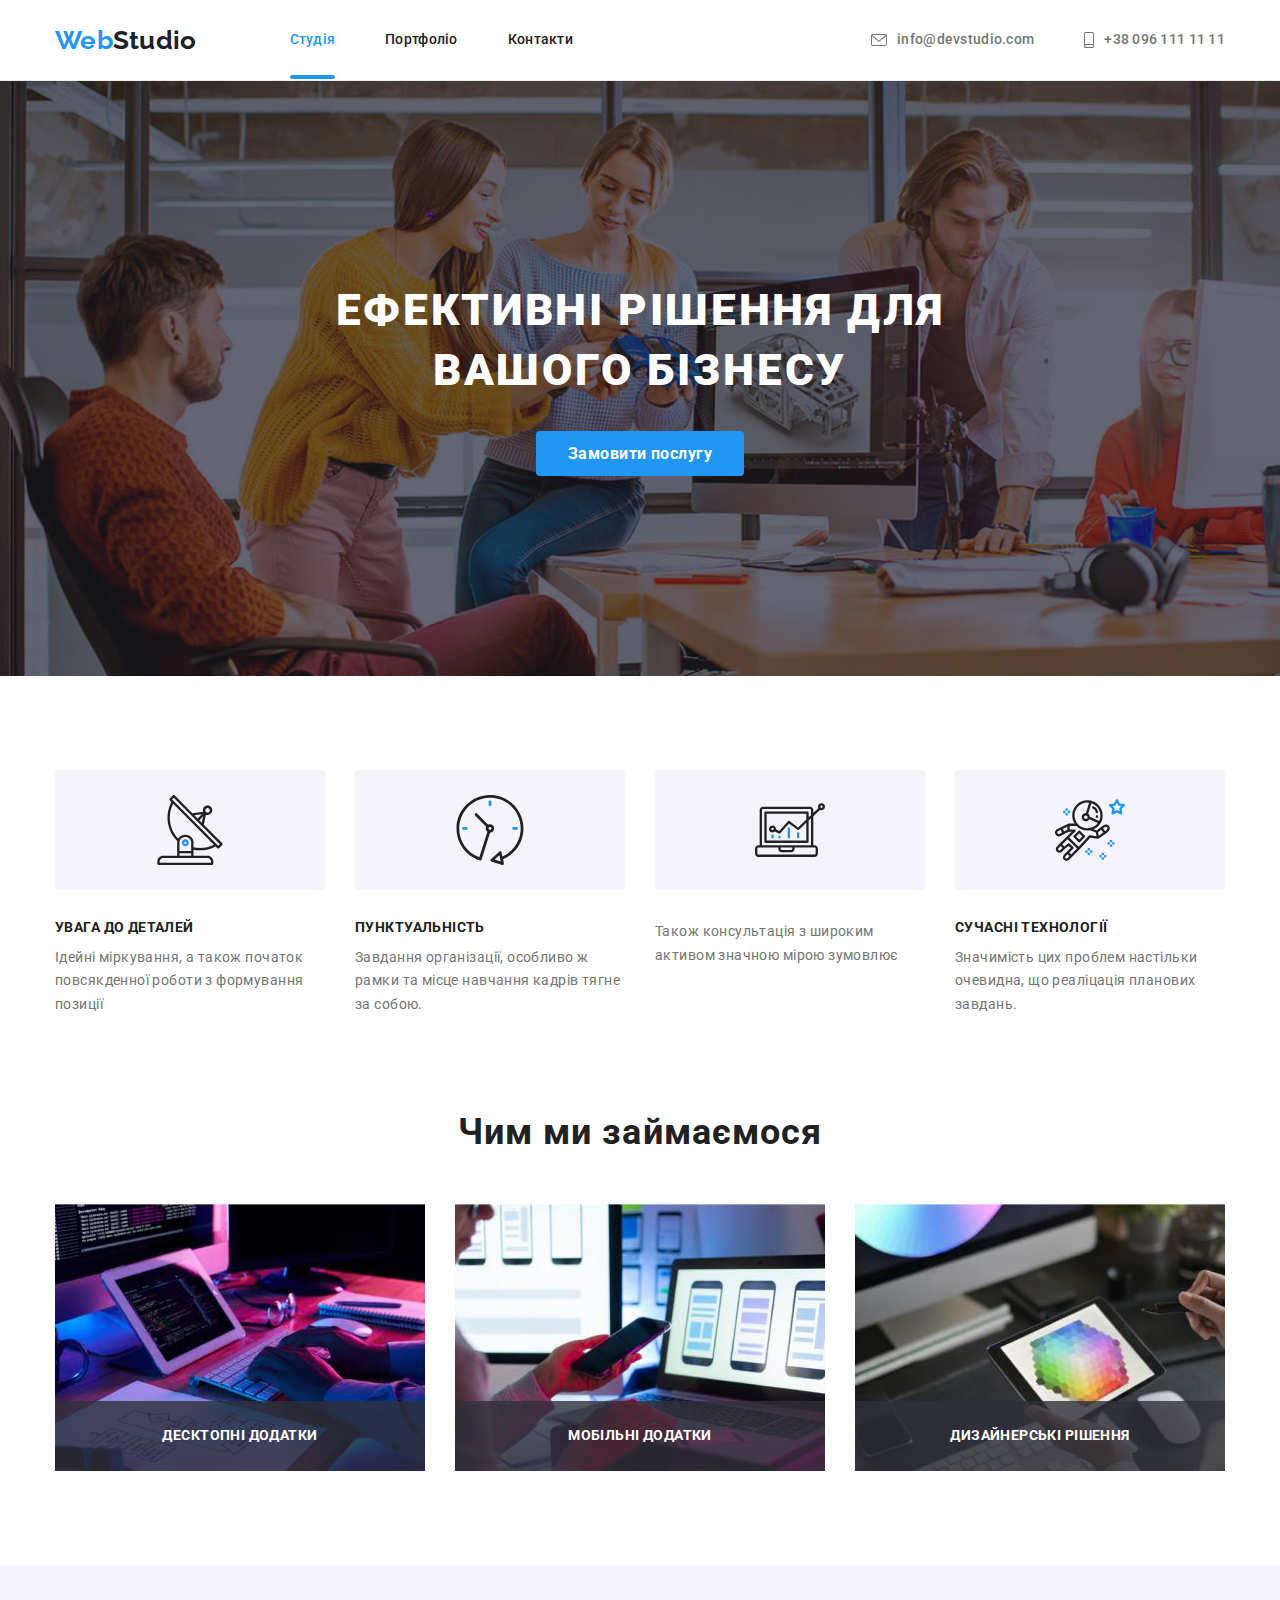
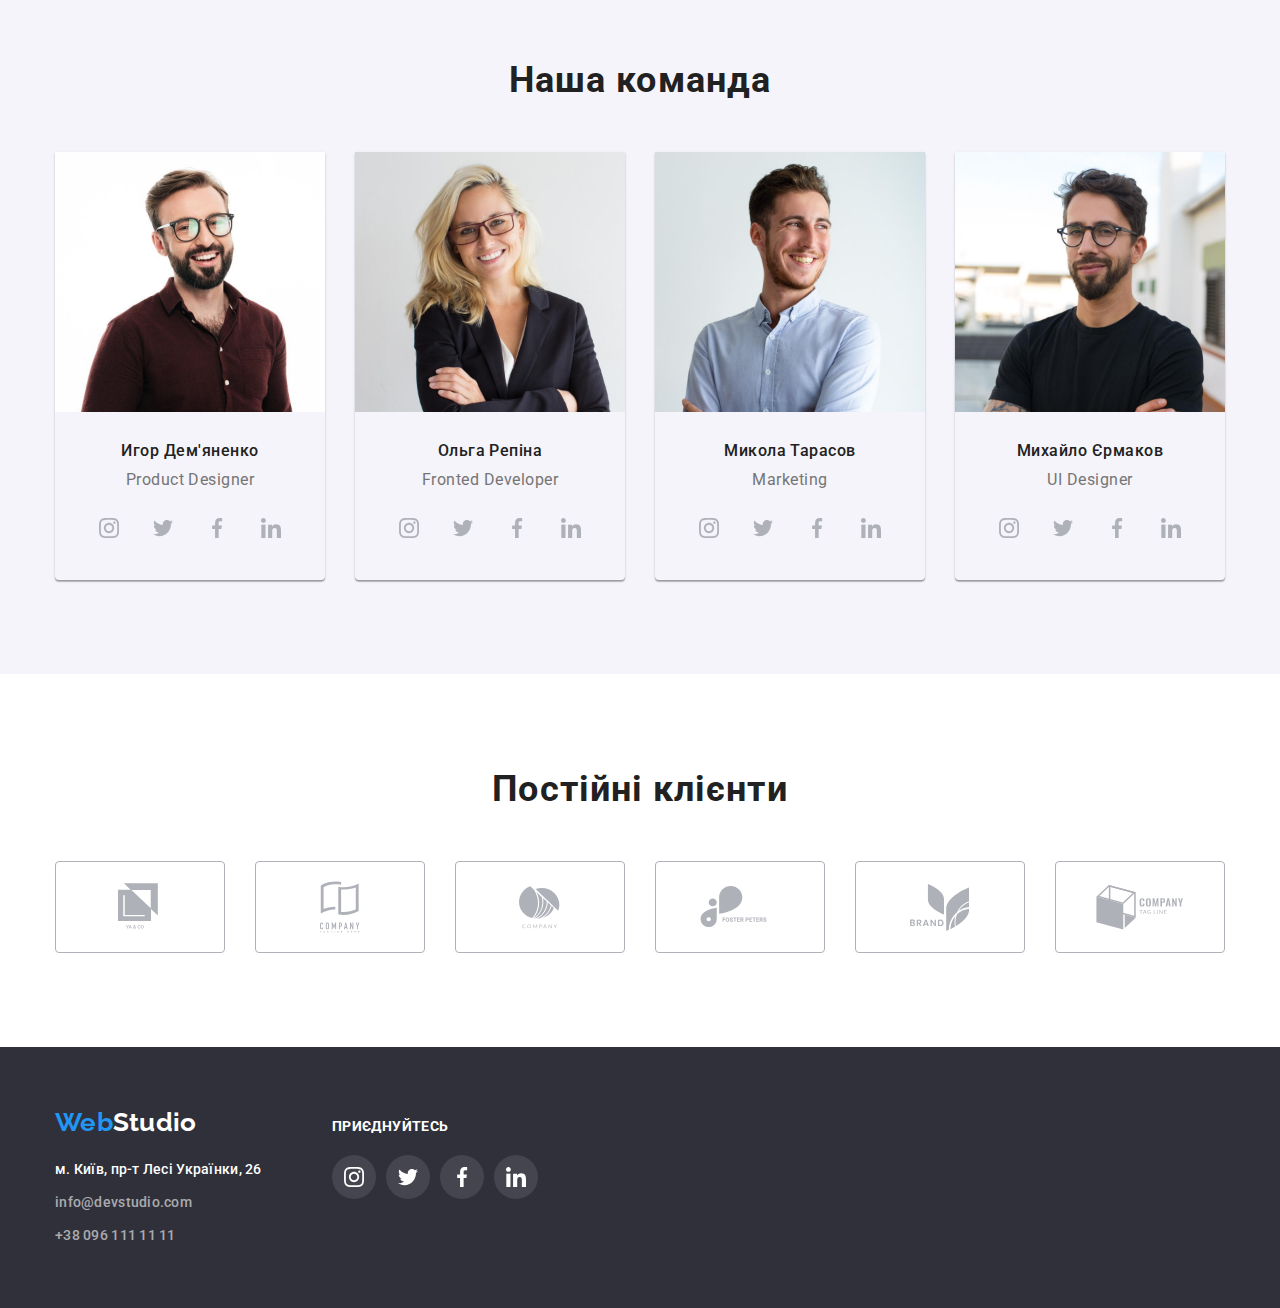
<file: index.html>
<!DOCTYPE html>
<html lang="uk">
  <head>
    <meta charset="UTF-8" />
    <meta http-equiv="X-UA-Compatible" content="IE=edge" />
    <meta name="viewport" content="width=device-width, initial-scale=1.0" />
    <title>ЕФЕКТИВНІ РІШЕННЯ ДЛЯ ВАШОГО БІЗНЕСУ</title>
    <link
      rel="stylesheet"
      href="https://cdnjs.cloudflare.com/ajax/libs/modern-normalize/1.0.0/modern-normalize.css"
    />
    <link rel="preconnect" href="https://fonts.gstatic.com" />
    <link
      rel="stylesheet"
      href="https://fonts.googleapis.com/css2?family=Raleway:wght@700&family=Roboto:wght@400;500;700;900&display=swap"
    />
    <link rel="stylesheet" href="./css/styles.css" />
  </head>

  <body>
    <header class="header">
      <div class="container">
        <nav class="nav-menu">
          <!--Логотип-->
          <a href="" class="logo link logo-light"
            ><span class="letter">Web</span>Studio</a
          >
          <ul class="nav-menu-list list">
            <li class="nav-menu-list-item">
              <a href="./index.html" class="nav-link link active-link"
                >Студія</a
              >
            </li>
            <li class="nav-menu-list-item">
              <a href="./portfolio.html" class="nav-link link">Портфоліо</a>
            </li>
            <li class="nav-menu-list-item">
              <a href="" class="nav-link link">Контакти</a>
            </li>
          </ul>
        </nav>
        <!--Контакти-->
        <ul class="contact-list list">
          <li class="nav-menu-list-item">
            <a
              href="mailto:info@devstudio.com"
              class="nav-contact-link icon-link nav-link link"
            >
              <svg width="16" height="12">
                <use href="./images/sprite/sprite.svg#icon-envelope"></use>
              </svg>
              info@devstudio.com</a
            >
          </li>
          <li class="nav-menu-list-item">
            <a
              href="tel:+380961111111"
              class="nav-contact-link icon-link nav-link link"
            >
              <svg width="10" height="16">
                <use href="./images/sprite/sprite.svg#icon-smartphone"></use>
              </svg>
              +38 096 111 11 11
            </a>
          </li>
        </ul>
      </div>
    </header>

    <main>
      <!-- Герой-->
      <section class="hero">
        <div class="container">
          <h2 class="main-title">ЕФЕКТИВНІ РІШЕННЯ ДЛЯ ВАШОГО БІЗНЕСУ</h2>
          <button type="button" class="modal-btn" data-modal-open>
            Замовити послугу
          </button>
        </div>
      </section>
      <!--ABOUT-->
      <section class="features">
        <div class="container">
          <ul class="card-set list">
            <li class="item-secondary">
              <div class="icon-link">
                <svg width="70" height="70">
                  <use href="./images/sprite/sprite.svg#icon-antenna"></use>
                </svg>
              </div>
              <h3 class="feature-header">УВАГА ДО ДЕТАЛЕЙ</h3>
              <p class="text">
                Ідейні міркування, а також початок повсякденної роботи з
                формування позиції
              </p>
            </li>
            <li class="item-secondary">
              <div class="icon-link">
                <svg width="70" height="70">
                  <use href="./images/sprite/sprite.svg#icon-clock"></use>
                </svg>
              </div>
              <h3 class="feature-header">ПУНКТУАЛЬНІСТЬ</h3>
              <p class="text">
                Завдання організації, особливо ж рамки та місце навчання кадрів
                тягне за собою.
              </p>
            </li>
            <li class="item-secondary">
              <div class="icon-link">
                <svg width="70" height="70">
                  <use href="./images/sprite/sprite.svg#icon-diagram"></use>
                </svg>
              </div>
              <h3 class="feature-header"></h3>
              <p class="text">
                Також консультація з широким активом значною мірою зумовлює
              </p>
            </li>
            <li class="item-secondary">
              <div class="icon-link">
                <svg width="70" height="70">
                  <use href="./images/sprite/sprite.svg#icon-astronaut"></use>
                </svg>
              </div>
              <h3 class="feature-header">СУЧАСНІ ТЕХНОЛОГІЇ</h3>
              <p class="text">
                Значимість цих проблем настільки очевидна, що реаліцація
                планових завдань.
              </p>
            </li>
          </ul>
        </div>
      </section>
      <!-- ЧИМ ЗАЙМАЄМОСЯ-->
      <section class="about">
        <div class="container">
          <h2 class="about-title">Чим ми займаємося</h2>
          <ul class="card-set list">
            <li class="item-third">
              <img
                class="img"
                src="./images/about1/box-1.jpg"
                alt="Навчання"
                width="370"
              />
              <div class="about-text">
                <h3 class="about-text-header">Десктопні додатки</h3>
              </div>
            </li>

            <li class="item-third">
              <img
                class="img"
                src="./images/about1/box-2.jpg"
                alt="Розробка"
                width="370"
              />
              <div class="about-text">
                <h3 class="about-text-header">Мобільні додатки</h3>
              </div>
            </li>

            <li class="item-third">
              <img
                class="img"
                src="./images/about1/box-3.jpg"
                alt="Тестування"
                width="370"
              />
              <div class="about-text">
                <h3 class="about-text-header">Дизайнерські рішення</h3>
              </div>
            </li>
          </ul>
        </div>
      </section>
      <!-- Наша команда -->
      <section class="team">
        <div class="container">
          <h2 class="about-title">Наша команда</h2>
          <ul class="card-set list">
            <li class="item">
              <div class="card-team">
                <img
                  src="./images/about1/img.jpg"
                  alt="Product Designer"
                  width="270"
                  height="260"
                />
              </div>
              <div class="name-card">
                <h3 class="about-item-title">Игор Дем'яненко</h3>
                <p lang="en" class="about-item">Product Designer</p>
                <div>
                  <ul class="list">
                    <li class="link">
                      <a class="icon-link" href="">
                        <svg width="20" height="20">
                          <use
                            href="./images/sprite/sprite.svg#icon-instagram"
                          ></use>
                        </svg>
                      </a>
                    </li>
                    <li class="link">
                      <a class="icon-link" href="">
                        <svg width="20" height="20">
                          <use
                            href="./images/sprite/sprite.svg#icon-twitter"
                          ></use>
                        </svg>
                      </a>
                    </li>
                    <li class="link">
                      <a class="icon-link" href="">
                        <svg width="20" height="20">
                          <use
                            href="./images/sprite/sprite.svg#icon-facebook"
                          ></use>
                        </svg>
                      </a>
                    </li>
                    <li class="link">
                      <a class="icon-link" href="">
                        <svg width="20" height="20">
                          <use
                            href="./images/sprite/sprite.svg#icon-linkedin"
                          ></use>
                        </svg>
                      </a>
                    </li>
                  </ul>
                </div>
              </div>
            </li>
            <li class="item">
              <div class="card-team">
                <img
                  src="./images/about1/img-2.jpg"
                  alt="Fronted Developer"
                  width="270"
                  height="260"
                />
              </div>

              <div class="name-card">
                <h3 class="about-item-title">Ольга Репіна</h3>
                <p lang="en" class="about-item">Fronted Developer</p>
                <div>
                  <ul class="list">
                    <li class="link">
                      <a class="icon-link" href="">
                        <svg width="20" height="20">
                          <use
                            href="./images/sprite/sprite.svg#icon-instagram"
                          ></use>
                        </svg>
                      </a>
                    </li>
                    <li class="link">
                      <a class="icon-link" href="">
                        <svg width="20" height="20">
                          <use
                            href="./images/sprite/sprite.svg#icon-twitter"
                          ></use>
                        </svg>
                      </a>
                    </li>
                    <li class="link">
                      <a class="icon-link" href="">
                        <svg width="20" height="20">
                          <use
                            href="./images/sprite/sprite.svg#icon-facebook"
                          ></use>
                        </svg>
                      </a>
                    </li>
                    <li class="link">
                      <a class="icon-link" href="">
                        <svg width="20" height="20">
                          <use
                            href="./images/sprite/sprite.svg#icon-linkedin"
                          ></use>
                        </svg>
                      </a>
                    </li>
                  </ul>
                </div>
              </div>
            </li>

            <li class="item">
              <div class="card-team">
                <img
                  src="./images/about1/img-3.jpg"
                  alt=""
                  width="270"
                  height="260"
                />
              </div>
              <div class="name-card">
                <h3 class="about-item-title">Микола Тарасов</h3>
                <p lang="en" class="about-item">Marketing</p>
                <div>
                  <ul class="list">
                    <li class="link">
                      <a class="icon-link" href="">
                        <svg width="20" height="20">
                          <use
                            href="./images/sprite/sprite.svg#icon-instagram"
                          ></use>
                        </svg>
                      </a>
                    </li>
                    <li class="link">
                      <a class="icon-link" href="">
                        <svg width="20" height="20">
                          <use
                            href="./images/sprite/sprite.svg#icon-twitter"
                          ></use>
                        </svg>
                      </a>
                    </li>
                    <li class="link">
                      <a class="icon-link" href="">
                        <svg width="20" height="20">
                          <use
                            href="./images/sprite/sprite.svg#icon-facebook"
                          ></use>
                        </svg>
                      </a>
                    </li>
                    <li class="link">
                      <a class="icon-link" href="">
                        <svg width="20" height="20">
                          <use
                            href="./images/sprite/sprite.svg#icon-linkedin"
                          ></use>
                        </svg>
                      </a>
                    </li>
                  </ul>
                </div>
              </div>
            </li>
            <li class="item">
              <div class="card-team">
                <img
                  src="./images/about1/img-4.jpg"
                  alt=""
                  width="270"
                  height="260"
                />
              </div>
              <div class="name-card">
                <h3 class="about-item-title">Михайло Єрмаков</h3>
                <p lang="en" class="about-item">UI Designer</p>
                <div>
                  <ul class="list">
                    <li class="link">
                      <a class="icon-link" href="">
                        <svg width="20" height="20">
                          <use
                            href="./images/sprite/sprite.svg#icon-instagram"
                          ></use>
                        </svg>
                      </a>
                    </li>
                    <li class="link">
                      <a class="icon-link" href="">
                        <svg width="20" height="20">
                          <use
                            href="./images/sprite/sprite.svg#icon-twitter"
                          ></use>
                        </svg>
                      </a>
                    </li>
                    <li class="link">
                      <a class="icon-link" href="">
                        <svg width="20" height="20">
                          <use
                            href="./images/sprite/sprite.svg#icon-facebook"
                          ></use>
                        </svg>
                      </a>
                    </li>
                    <li class="link">
                      <a class="icon-link" href="">
                        <svg width="20" height="20">
                          <use
                            href="./images/sprite/sprite.svg#icon-linkedin"
                          ></use>
                        </svg>
                      </a>
                    </li>
                  </ul>
                </div>
              </div>
            </li>
          </ul>
        </div>
      </section>
      <!--Постійні клієнти-->
      <section class="clients filters">
        <div class="container">
          <h2 class="about-title">Постійні клієнти</h2>
          <ul class="client-list card-set list">
            <li class="client-item">
              <a class="icon-link link" href="">
                <svg width="44" height="49">
                  <use href="./images/sprite/sprite.svg#icon-client1"></use>
                </svg>
              </a>
            </li>
            <li class="client-item">
              <a class="icon-link link" href="">
                <svg width="40" height="52">
                  <use href="./images/sprite/sprite.svg#icon-client2"></use>
                </svg>
              </a>
            </li>
            <li class="client-item">
              <a class="icon-link link" href="">
                <svg width="41" height="43">
                  <use href="./images/sprite/sprite.svg#icon-client3"></use>
                </svg>
              </a>
            </li>
            <li class="client-item">
              <a class="icon-link link" href="">
                <svg width="80" height="42">
                  <use href="./images/sprite/sprite.svg#icon-client4"></use>
                </svg>
              </a>
            </li>
            <li class="client-item">
              <a class="icon-link link" href="">
                <svg width="59" height="47">
                  <use href="./images/sprite/sprite.svg#icon-client5"></use>
                </svg>
              </a>
            </li>
            <li class="client-item">
              <a class="icon-link link" href="">
                <svg width="88" height="45">
                  <use href="./images/sprite/sprite.svg#icon-client6"></use>
                </svg>
              </a>
            </li>
          </ul>
        </div>
      </section>
    </main>
    <!--Contact information-->
    <footer class="footer-bg">
      <div class="container">
        <div>
          <a href="./index.html" class="logo link logo-dark"
            ><span class="letter">Web</span>Studio</a
          >
          <address class="address">
            <ul class="footer-nav list">
              <li class="nav-menu-list-item">
                <a
                  href="https://goo.gl/maps/rmxDf8wJgDax7i2T6"
                  target="_blank"
                  rel="noopener noreferrer"
                  class="map-link nav-link link"
                  >м. Київ, пр-т Лесі Українки, 26</a
                >
              </li>
              <li class="nav-menu-list-item">
                <a
                  href="mailto:info@devstudio.com"
                  class="tr-link nav-link link"
                  >info@devstudio.com</a
                >
              </li>
              <li class="nav-menu-list-item">
                <a href="tel:+380961111111" class="tr-link nav-link link"
                  >+38 096 111 11 11</a
                >
              </li>
            </ul>
          </address>
        </div>
        <div class="come-on">
          <h2>Приєднуйтесь</h2>
          <ul class="list">
            <li class="link">
              <a class="icon-link" href="">
                <svg width="20" height="20">
                  <use href="./images/sprite/sprite.svg#icon-instagram"></use>
                </svg>
              </a>
            </li>
            <li class="link">
              <a class="icon-link" href="">
                <svg width="20" height="20">
                  <use href="./images/sprite/sprite.svg#icon-twitter"></use>
                </svg>
              </a>
            </li>
            <li class="link">
              <a class="icon-link" href="">
                <svg width="20" height="20">
                  <use href="./images/sprite/sprite.svg#icon-facebook"></use>
                </svg>
              </a>
            </li>
            <li class="link">
              <a class="icon-link" href="">
                <svg width="20" height="20">
                  <use href="./images/sprite/sprite.svg#icon-linkedin"></use>
                </svg>
              </a>
            </li>
          </ul>
        </div>
      </div>
    </footer>

    <div class="backdrop is-hidden" data-modal>
      <div class="modal">
        <button
          class="modal-close-btn icon-link"
          type="button"
          data-modal-close
        >
          <svg width="18" height="18">
            <use href="./images/sprite/sprite.svg#close"></use>
          </svg>
        </button>
      </div>
    </div>

    <script src="./js/modal.js"></script>
  </body>
</html>
</file>
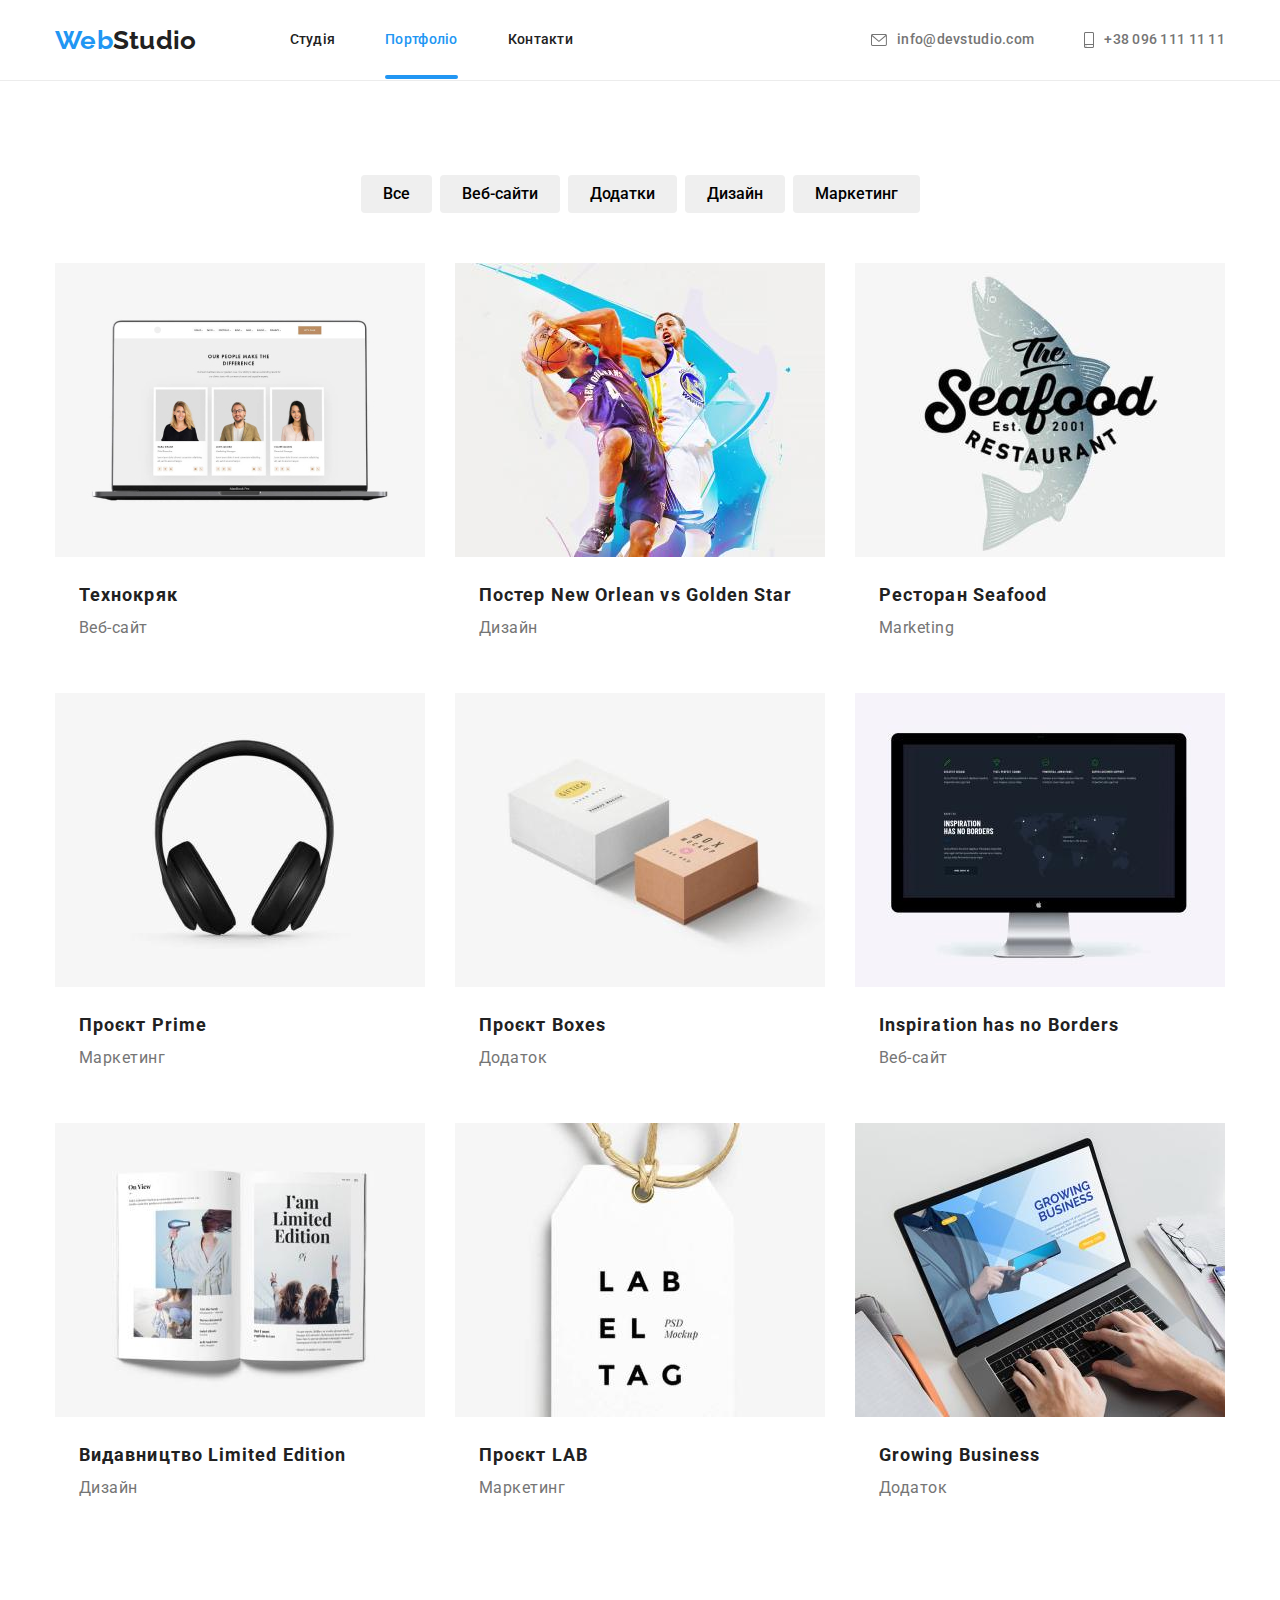
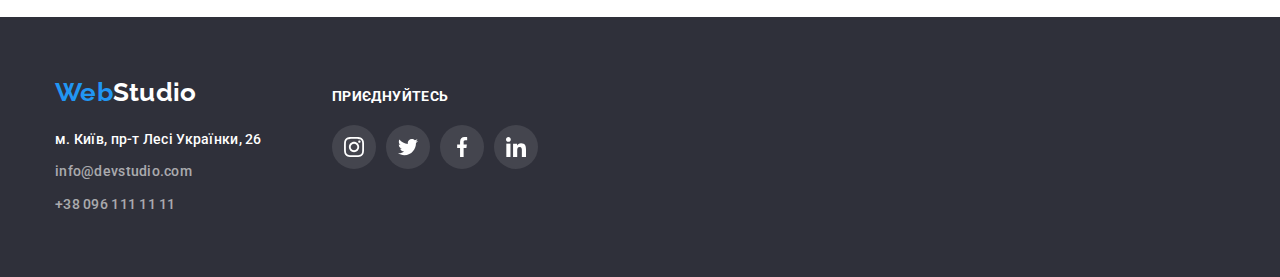
<file: portfolio.html>
<!DOCTYPE html>
<html lang="ru">
  <head>
    <meta charset="UTF-8" />
    <meta http-equiv="X-UA-Compatible" content="IE=edge" />
    <meta name="viewport" content="width=device-width, initial-scale=1.0" />
    <title>ЕФЕКТИВНІ РІШЕННЯ ДЛЯ ВАШОГО БІЗНЕСУ</title>
    <link
      rel="stylesheet"
      href="https://cdnjs.cloudflare.com/ajax/libs/modern-normalize/1.0.0/modern-normalize.css"
    />
    <link rel="preconnect" href="https://fonts.gstatic.com" />
    <link
      rel="stylesheet"
      href="https://fonts.googleapis.com/css2?family=Raleway:wght@700&family=Roboto:wght@400;500;700;900&display=swap"
    />
    <link rel="stylesheet" href="./css/styles.css" />
  </head>
  <body>
    <!-- Шапка -->

    <header class="header">
      <div class="container">
        <nav class="nav-menu">
          <!--Логотип-->
          <a href="" class="logo link logo-light"
            ><span class="letter">Web</span>Studio</a
          >
          <ul class="nav-menu-list list">
            <li class="nav-menu-list-item">
              <a href="./index.html" class="nav-link link">Студія</a>
            </li>
            <li class="nav-menu-list-item">
              <a href="./portfolio.html" class="nav-link link active-link"
                >Портфоліо</a
              >
            </li>
            <li class="nav-menu-list-item">
              <a href="" class="nav-link link">Контакти</a>
            </li>
          </ul>
        </nav>
        <!--Контакты-->
        <ul class="contact-list list">
          <li class="nav-menu-list-item">
            <a
              href="mailto:info@devstudio.com"
              class="nav-contact-link icon-link nav-link link"
            >
              <svg width="16" height="12">
                <use href="./images/sprite/sprite.svg#icon-envelope"></use>
              </svg>
              info@devstudio.com</a
            >
          </li>
          <li class="nav-menu-list-item">
            <a
              href="tel:+380961111111"
              class="nav-contact-link icon-link nav-link link"
            >
              <svg width="10" height="16">
                <use href="./images/sprite/sprite.svg#icon-smartphone"></use>
              </svg>
              +38 096 111 11 11
            </a>
          </li>
        </ul>
      </div>
    </header>

    <main>
      <section class="filters">
        <div class="container">
          <h1 class="visually-hidden">Портфоліо</h1>
          <h2 class="visually-hidden">Фильтри портфоліо</h2>
          <ul class="filters list">
            <li class="list-item">
              <button type="button" class="filter-btn">Все</button>
            </li>
            <li class="list-item">
              <button type="button" class="filter-btn">Веб-сайти</button>
            </li>
            <li class="list-item">
              <button type="button" class="filter-btn">Додатки</button>
            </li>
            <li class="list-item">
              <button type="button" class="filter-btn">Дизайн</button>
            </li>
            <li class="list-item">
              <button type="button" class="filter-btn">Маркетинг</button>
            </li>
          </ul>

          <!--Проекти -->
          <ul class="card-set list">
            <li class="item-third">
              <div class="card-project">
                <a href="" class="card-project-link link">
                  <div class="card-wrapper">
                    <img
                      src="./images/portfolio/img1.jpg"
                      alt="Ноутбук"
                      width="370"
                    />
                    <p class="cards-overlay">
                      14 стильних і зручних концепцій дизайну додатків · Додаток
                      «Диспетчер завдань» · Додаток для відстеження калорій ·
                      Додаток для електронної комерції Exotic Fruit · Додаток
                      для хмарного сховища
                    </p>
                  </div>
                  <div class="name-card">
                    <h3 class="item-title">Технокряк</h3>
                    <p lang="ru" class="product-item">Веб-сайт</p>
                  </div>
                </a>
              </div>
            </li>

            <li class="item-third">
              <div class="card-project">
                <a href="" class="card-project-link link">
                  <div class="card-wrapper">
                    <img
                      src="./images/portfolio/img2.jpg"
                      alt="Баскетболісти"
                      width="370"
                    />
                    <p class="cards-overlay">
                      14 стильних і зручних концепцій дизайну додатків · Додаток
                      «Диспетчер завдань» · Додаток для відстеження калорій ·
                      Додаток для електронної комерції Exotic Fruit · Додаток
                      для хмарного сховища
                    </p>
                  </div>
                  <div class="name-card">
                    <h3 class="item-title">Постер New Orlean vs Golden Star</h3>
                    <p lang="ru" class="product-item">Дизайн</p>
                  </div>
                </a>
              </div>
            </li>
            <li class="item-third">
              <div class="card-project">
                <a href="" class="card-project-link link">
                  <div class="card-wrapper">
                    <img
                      src="./images/portfolio/img3.jpg"
                      alt="Логотип"
                      width="370"
                    />
                    <p class="cards-overlay">
                      14 стильних і зручних концепцій дизайну додатків · Додаток
                      «Диспетчер завдань» · Додаток для відстеження калорій ·
                      Додаток для електронної комерції Exotic Fruit · Додаток
                      для хмарного сховища
                    </p>
                  </div>
                  <div class="name-card">
                    <h3 class="item-title">Ресторан Seafood</h3>
                    <p lang="en" class="product-item">Marketing</p>
                  </div>
                </a>
              </div>
            </li>

            <li class="item-third">
              <div class="card-project">
                <a href="" class="card-project-link link">
                  <div class="card-wrapper">
                    <img
                      src="./images/portfolio/img4.jpg"
                      alt="Наушники"
                      width="370"
                    />
                    <p class="cards-overlay">
                      14 стильних і зручних концепцій дизайну додатків · Додаток
                      «Диспетчер завдань» · Додаток для відстеження калорій ·
                      Додаток для електронної комерції Exotic Fruit · Додаток
                      для хмарного сховища
                    </p>
                  </div>
                  <div class="name-card">
                    <h3 class="item-title">Проєкт Prime</h3>
                    <p lang="uk" class="product-item">Маркетинг</p>
                  </div>
                </a>
              </div>
            </li>
            <li class="item-third">
              <div class="card-project">
                <a href="" class="card-project-link link">
                  <div class="card-wrapper">
                    <img
                      src="./images/portfolio/img5.jpg"
                      alt="Коробки"
                      width="370"
                    />
                    <p class="cards-overlay">
                      14 стильних і зручних концепцій дизайну додатків · Додаток
                      «Диспетчер завдань» · Додаток для відстеження калорій ·
                      Додаток для електронної комерції Exotic Fruit · Додаток
                      для хмарного сховища
                    </p>
                  </div>

                  <div class="name-card">
                    <h3 class="item-title">Проєкт Boxes</h3>
                    <p lang="ru" class="product-item">Додаток</p>
                  </div>
                </a>
              </div>
            </li>
            <li class="item-third">
              <div class="card-project">
                <a href="" class="card-project-link link">
                  <div class="card-wrapper">
                    <img
                      src="./images/portfolio/img6.jpg"
                      alt="Монитор"
                      width="370"
                    />
                    <p class="cards-overlay">
                      14 стильних і зручних концепцій дизайну додатків · Додаток
                      «Диспетчер завдань» · Додаток для відстеження калорій ·
                      Додаток для електронної комерції Exotic Fruit · Додаток
                      для хмарного сховища
                    </p>
                  </div>
                  <div class="name-card">
                    <h3 class="item-title">Inspiration has no Borders</h3>
                    <p lang="ru" class="product-item">Веб-сайт</p>
                  </div>
                </a>
              </div>
            </li>
            <li class="item-third">
              <div class="card-project">
                <a href="" class="card-project-link link">
                  <div class="card-wrapper">
                    <img
                      src="./images/portfolio/img7.jpg"
                      alt="Книжка"
                      width="370"
                    />
                    <p class="cards-overlay">
                      14 стильних і зручних концепцій дизайну додатків · Додаток
                      «Диспетчер завдань» · Додаток для відстеження калорій ·
                      Додаток для електронної комерції Exotic Fruit · Додаток
                      для хмарного сховища
                    </p>
                  </div>
                  <div class="name-card">
                    <h3 class="item-title">Видавництво Limited Edition</h3>
                    <p lang="ru" class="product-item">Дизайн</p>
                  </div>
                </a>
              </div>
            </li>
            <li class="item-third">
              <div class="card-project">
                <a href="" class="card-project-link link">
                  <div class="card-wrapper">
                    <img
                      src="./images/portfolio/img8.jpg"
                      alt="*Бирка"
                      width="370"
                    />
                    <p class="cards-overlay">
                      14 стильних і зручних концепцій дизайну додатків · Додаток
                      «Диспетчер завдань» · Додаток для відстеження калорій ·
                      Додаток для електронної комерції Exotic Fruit · Додаток
                      для хмарного сховища
                    </p>
                  </div>
                  <div class="name-card">
                    <h3 class="item-title">Проєкт LAB</h3>
                    <p lang="ru" class="product-item">Маркетинг</p>
                  </div>
                </a>
              </div>
            </li>
            <li class="item-third">
              <div class="card-project">
                <a href="" class="card-project-link link">
                  <div class="card-wrapper">
                    <img
                      src="./images/portfolio/img9.jpg"
                      alt="Працює за ноутуком"
                      width="370"
                    />
                    <p class="cards-overlay">
                      14 стильних і зручних концепцій дизайну додатків · Додаток
                      «Диспетчер завдань» · Додаток для відстеження калорій ·
                      Додаток для електронної комерції Exotic Fruit · Додаток
                      для хмарного сховища
                    </p>
                  </div>

                  <div class="name-card">
                    <h3 class="item-title">Growing Business</h3>
                    <p lang="ru" class="product-item">Додаток</p>
                  </div>
                </a>
              </div>
            </li>
          </ul>
        </div>
      </section>
    </main>
    <!-- Подвал -->
    <footer class="footer-bg">
      <div class="container">
        <div>
          <a href="./index.html" class="logo link logo-dark"
            ><span class="letter">Web</span>Studio</a
          >
          <address class="address">
            <ul class="footer-nav list">
              <li class="nav-menu-list-item">
                <a
                  href="https://goo.gl/maps/rmxDf8wJgDax7i2T6"
                  target="_blank"
                  rel="noopener noreferrer"
                  class="map-link nav-link link"
                  >м. Київ, пр-т Лесі Українки, 26</a
                >
              </li>
              <li class="nav-menu-list-item">
                <a
                  href="mailto:info@devstudio.com"
                  class="tr-link nav-link link"
                  >info@devstudio.com</a
                >
              </li>
              <li class="nav-menu-list-item">
                <a href="tel:+380961111111" class="tr-link nav-link link"
                  >+38 096 111 11 11</a
                >
              </li>
            </ul>
          </address>
        </div>
        <div class="come-on">
          <h2>Приєднуйтесь</h2>
          <ul class="list">
            <li class="link">
              <a class="icon-link" href="">
                <svg width="20" height="20">
                  <use href="./images/sprite/sprite.svg#icon-instagram"></use>
                </svg>
              </a>
            </li>
            <li class="link">
              <a class="icon-link" href="">
                <svg width="20" height="20">
                  <use href="./images/sprite/sprite.svg#icon-twitter"></use>
                </svg>
              </a>
            </li>
            <li class="link">
              <a class="icon-link" href="">
                <svg width="20" height="20">
                  <use href="./images/sprite/sprite.svg#icon-facebook"></use>
                </svg>
              </a>
            </li>
            <li class="link">
              <a class="icon-link" href="">
                <svg width="20" height="20">
                  <use href="./images/sprite/sprite.svg#icon-linkedin"></use>
                </svg>
              </a>
            </li>
          </ul>
        </div>
      </div>
    </footer>
  </body>
</html>
</file>
<file: css/styles.css>
:root {
  --main-font: "Roboto", sans-serif;
  --secondary-font: "Raleway", sans-serif;
  --accent-color: #2196f3;
  --white-color: #ffffff;
  --mostly-black-color: #212121;
  --dark-graylish-blue-color: #2f303A;
  --dark-gray-color: #757575;
  --transparent-white-color: rgba(255, 255, 255, 0.6);
  --background-color: #f5f4fa;
  --secondary-button-bgc: #188ce8;
  --icons-color: #afb1b8;
  --light-bg-color: #f5f4fa;
  --card-set-gap: 30px;
  --icons-default-color: #afb1b8;
  --card-shadow: 0px 1px 3px rgba(0, 0, 0, 0.12),
  0px 1px 1px rgba(0, 0, 0, 0.14), 0px 2px 1px rgba(0, 0, 0, 0.2);
}

body {
  font-family: var(--main-font);
  color: var(--mostly-black-color);
  font-style: normal;
  font-weight: 500;
  font-size: 14px;
  line-height: 1.14;
  letter-spacing: 0.02em;
  background-color: var(--white-color);
}

/*--Обязатектаельный сброс в начале нового проекта--*/

img {
  display: block;
  height: auto;
}

h1,
h2,
h3,
h4,
h5,
h6,
p {
  margin-top: 0px;
  margin-bottom: 0px;
}

ul, ol {margin:0; padding: 0;}

.list {
  list-style: none;
}
.address {
    font-style: normal;
    margin-top: 20px;
}

.icon-link {
  display: flex;
  justify-content: center;
  align-items: center;
  fill: var(--icons-default-color);
}

/*--END Обязатектаельный сброс в начале нового проекта--*/
.container {
  padding-left: 15px;
  padding-right: 15px;
  margin-right: auto;
  margin-left: auto;
  width: 1200px;
}
.visually-hidden {
  position: absolute !important;
  clip: rect(1px 1px 1px 1px); /* IE6, IE7 */
  clip: rect(1px, 1px, 1px, 1px);
  padding: 0 !important;
  border: 0 !important;
  height: 1px !important;
  width: 1px !important;
  overflow: hidden;
}
/*==============HEADER================*/
.link {
  text-decoration: none;
  color: var(--mostly-black-color);
}

  
.header {
  background: var(--white-color);
  display: flex;
  align-items: center;
  border-bottom: 1px solid #ececec;
}
.header .container {
  display: flex;
}
.nav-menu {
  display: flex;
  align-items: center;
}

.nav-menu-list { 
  display: flex;
  padding: 0px;
  margin-left: 93px;
}

.nav-menu-list .nav-link{
  padding: 32px 0px;
}

.nav-menu-list .nav-menu-list-item:not(:last-child) {
  margin-right: 50px;
}

.contact-list {
  display: flex;
  align-items: center;
  margin-left: auto;
  padding-inline-start: unset;
}

.contact-list .nav-menu-list-item:not(:last-child) {
    margin-right: 50px;
}
/*==============Logo-тип================*/
.logo {
  font-family: var(--secondary-font);
  font-weight: bold;
  font-size: 26px;
  line-height: 1.19;
  /* identical to box height */

}
.footer-bg.letter{
  margin-bottom: 20px;
  /* outline: 1px solid orange; */
}
.logo-dark {
  color: var(--white-color);
}
.logo-light {
  color: var(--mostly-black-color);
}

.letter {
  color: var(--accent-color);
}
/*============end==Logo-тип================*/
.nav-link {
  font-weight: 500;
  line-height: 1.14;
  letter-spacing: 0.02em;
  transition: color 250ms cubic-bezier(0.4, 0, 0.2, 1);
}

.nav-link:hover,
.nav-link:focus {
  color: var(--accent-color);
}

.active-link::after {
  content: "";
  width: 100%;
  height: 4px;
  background-color: var(--accent-color);
  border-radius: 2px;
  position: absolute;
  bottom: 0;
  right: 0;
}

.nav-contact-link {
  color: var(--dark-gray-color);
  padding-top: 32px;
  padding-bottom: 32px;
  display: flex;
  align-items: center;
  fill: var(--dark-gray-color);
  transition: color 250ms cubic-bezier(0.4, 0, 0.2, 1);
}

.nav-contact-link svg {
  margin-right: 10px;
  transition: fill 250ms cubic-bezier(0.4, 0, 0.2, 1);
}
.header-contacts-link svg {
  padding: 0;
}

.nav-contact-link:hover,
.nav-contact-link:focus {
  color: var(--accent-color);   
  fill: var(--accent-color);
}

.active-link {
  color: var(--accent-color);
  position: relative;
}

.navigation-list .list {
  text-align: center;
}
/*==============END HEADER================*/

/*==============HERO================*/
.hero {
  background: var(--dark-graylish-blue-color);
  background-image: linear-gradient(
    rgba(47, 48, 58, 0.4),
    rgba(47, 48, 58, 0.4)
  ),
  url("../images/about1/Img-bg.jpg");
  background-repeat: no-repeat;
  background-size: cover;
  max-width: 1600px;
  margin: 0 auto;
}

.hero .container {
  text-align: center;
  padding-top: 200px;
  padding-bottom: 200px;
}

.main-title {
  font-weight: 900;
  font-size: 44px;
  line-height: 1.36; /* or 136% */
  color: var(--white-color);
  text-align: center;
  letter-spacing: 0.06em;
  text-transform: uppercase;
  margin-left: auto;
  margin-right: auto;
  margin-bottom: 30px;
  width: 696px;

}

.modal-btn {
  margin-left: auto;
  margin-right: auto;
  padding: 10px 32px;
  border-radius: 4px;
  border: 0px;
  background-color: var(--accent-color);
  color: var(--white-color);
  line-height: 1.6;
  letter-spacing: 0.03em;
  font-size: 16px;
  font-weight: bold;
  text-align: center;
  cursor: pointer;
  transition: box-shadow 250ms cubic-bezier(0.4, 0, 0.2, 1), 
    background-color 250ms cubic-bezier(0.4, 0, 0.2, 1);
}

.modal-btn:hover,
.modal-btn:focus {
  background-color: var(--secondary-button-bgc);
  box-shadow: 0px 4px 4px rgba(0, 0, 0, 0.15);
}

.primary {
  padding: 10px 32px;
  background-color: var(--accent-color);
  color: var(--white-color);
  font-weight: bold;
  font-size: 16px;
  line-height: 1.9;
  letter-spacing: 0.06em;
}

.modal-btn .primary:hover,
.modal-btn .primary:focus {
background-color: var(--secondary-button-bgc);
}

.filters .nav-link .modal-btn  {
  background-color: var(--accent-color);
  color: var(--white-color);
}

.filters {
  padding-top: 94px;
  padding-bottom: 94px;
  } 

/*==============END HERO================*/

/*===========ABOUT===============*/

.feature {
  line-height: 1.71;
  /* or 171% */
  color:var(--dark-gray-color);
}



.about-title {
  font-weight: bold;
  font-size: 36px;
  line-height: 1.16;
  text-align: center;
}

.about-item-title {
  font-weight: 500;
  font-size: 16px;
  line-height: 1.18;
  /* identical to box height */
margin-bottom: 10px;
  text-align: center;
}

.about-item {
  font-size: 16px;
  line-height: 1.18;
  /* identical to box height */
  font-weight: 400;
  color: var(--dark-gray-color);
  text-align: center;
  margin-bottom: 16px;
}
.about { padding-bottom: 94px;
}

.about .card-set .item-third {
  position: relative;
}

.about-text {
  position: absolute;
  bottom: 0;
  width: 100%;
  height: 70px;
  display: flex;
  justify-content: center;
  align-items: center;
  overflow: hidden;
  background-color: rgba(47, 48, 58, 0.8);
}
.about-text-header {
  font-weight: 700;
  font-size: 14px;
  line-height: 1.14;
  letter-spacing: 0.03em;
  text-transform: uppercase;
  color: var(--white-color);
}
/*===========END ABOUT===============*/
/* ======== FILTER ======== */

.filters.list {
  display: flex;
  justify-content: center;
  padding-top: 47px;
  margin-bottom: 50px;
  padding: 0;
}

.filters.list .list-item:not(:last-child) {
  margin-right: 8px;
}

/* ======== ОСОБЕННОСТИ ======== */
/* Карточки */
.features {
  padding-top: 94px;
}

.features .feature-header {
  margin-bottom: 10px;

  font-weight: bold;
  line-height: 1.1;
  font-size: 14px;
  letter-spacing: 0.03em;
  text-transform: uppercase;
}
.features .text  {
  font-weight: normal;
  font-size: 14px;
  line-height: 1.7;
  letter-spacing: 0.03em;
  color: var(--dark-gray-color);
}

.card-set {
  display: flex;
  flex-wrap: wrap;
  margin: 0px;
  padding: 0px;

  margin-left: calc(-1 * var(--card-set-gap));
}

.card-set > .item {
  /* outline: 1px solid green; */
  flex-basis: calc(100% / 4 - var(--card-set-gap));
  margin-left: var(--card-set-gap);
  box-shadow: var(--card-shadow);
  border-radius: 0px 0px 4px 4px;
}
.card-set .item-third {
  /* outline: 1px solid green; */
  flex-basis: calc(100% / 3 - var(--card-set-gap));
  margin-left: var(--card-set-gap);
  margin-bottom: var(--card-set-gap);
}
.card-set .item-third:nth-last-child(-n + 3):nth-last-child(-n + 3) {
  margin-bottom: 0;
}
.card-set .item-secondary {
  flex-basis: calc(100% / 4 - var(--card-set-gap));
  margin-left: var(--card-set-gap);
}

.item-secondary .icon-link {
  height: 120px;
  background: var(--light-bg-color);
  border-radius: 4px;
  margin-bottom: 30px;
}


/* ======== ЧЕМ МЫ ЗАНИМАЕМСЯ ======== */
.about {
  padding-top: 94px;
}

.about-title {
  margin-bottom: 50px;
  font-weight: bold;
  font-size: 36px;
  line-height: 1.2;
  text-align: center;
  letter-spacing: 0.03em;
}

/* ======== НАША КОМАНДА ======== */

.team {
  background-color: var(--background-color);
}

.team .container {
  padding-top: 94px;
  padding-bottom: 94px;
}

.team-title {
  margin-bottom: 50px;

  font-weight: bold;
  font-size: 36px;
  line-height: 1.2;
  text-align: center;
  letter-spacing: 0.03em;
}

.team .title {
  margin-bottom: 10px;

  font-weight: 500;
}

.name-card {
  padding: 30px 32px;
  font-size: 16px;
  font-weight: normal;
  line-height: 1.2;
  align-items: center;
  text-align: center;
  letter-spacing: 0.03em;
}

.name-card .icon-link {
  width: 44px;
  height: 44px;
  border-radius: 50%;
  transition: background-color 250ms cubic-bezier(0.4, 0, 0.2, 1); 
  /*fill 250ms cubic-bezier(0.4, 0, 0.2, 1);*/
}

.name-card .list {
  display: flex;
  justify-content: space-between;
  padding: 0;
}

.name-card .icon-link:hover,
.name-card .icon-link:focus {
  background-color: var(--accent-color);
}

.name-card .icon-link svg {
  transition: fill 250ms cubic-bezier(0.4, 0, 0.2, 1);
}


.name-card .icon-link:hover svg,
.name-card .icon-link:focus svg {
  fill: var(--white-color);
}

/*==============CLIENTS======================*/

.client-item {
  flex-basis: calc(100% / 6 - 30px);
  margin-left: 30px;
  margin-top: 30px;
  border: 1px solid var(--icons-default-color);
  border-radius: 4px;
  transition: border-color 250ms cubic-bezier(0.4, 0, 0.2, 1);
}

.client-item .icon-link {
  height: 90px;
  transition: fill 250ms cubic-bezier(0.4, 0, 0.2, 1);
}

.client-item .icon-link:hover,
.client-item .icon-link:focus {
  fill: var(--accent-color);
}

.client-item:hover,
.client-item:focus {
  border-color: var(--accent-color);
}

.client-list {
  margin-top: -30px;
  margin-left: -30px;
}

/*==============END CLIENTS==================*/

/*=============FOOTER================*/
.footer-address-link {
  line-height: 1.71;
  /* or 171% */
  color: var(--white-color);
}
.footer-contact-link {
  line-height: 1.71;
  /* or 171% */
  color: var(--transparent-white-color);
}
.footer-bg {
  padding-top: 60px;
  padding-bottom: 60px;
  margin-left: auto;
  margin-right: auto;
background: var(--dark-graylish-blue-color);
}
.footer-bg .container {
  padding-top: 0px;
  display: flex;
  align-items: baseline;
}

.footer-nav {
  padding-left: 0px;
  font-style: normal;
  font-weight: normal;
  line-height: 1.7;
  letter-spacing: 0.03em;
}
.footer-nav > .nav-menu-list-item:not(:last-child) {
  margin-bottom: 9px;
}

.come-on {
  margin-left: 70px;
  width: 206px;
}


.come-on .icon-link {
  width: 44px;
  height: 44px;
  border-radius: 50%;
  background-color: rgba(255, 255, 255, 0.1);
  fill: var(--white-color);
  transition: background-color 250ms cubic-bezier(0.4, 0, 0.2, 1);
}

.come-on .list {
  display: flex;
  justify-content: space-between;
}

.come-on .icon-link:hover,
.come-on .icon-link:focus {
  background-color: var(--accent-color);
}

.footer-bg h2 {
  margin-bottom: 20px;
  font-family: Roboto;
  font-weight: 700;
  letter-spacing: 0.03em;
  text-transform: uppercase;
  font-size: 14px;
  line-height: 1.14;

  color: var(--white-color);
}


/*=============END FOOTER================*/

/*=============Portfolio================*/
.filter-btn {
  border: none;
  font-weight: 500;
  font-size: 16px;
  line-height: 1.62;
  /* identical to box height, or 162% */
  border-radius: 4px;
  text-align: center;
  cursor: pointer;
  padding: 6px 22px;
  transition: background-color 250ms cubic-bezier(0.4, 0, 0.2, 1), color 250ms cubic-bezier(0.4, 0, 0.2, 1), box-shadow 250ms cubic-bezier(0.4, 0, 0.2, 1);

}

.filter-btn:hover,
.filter-btn:focus { 
  background-color: var(--accent-color);
  color: var(--white-color);
  cursor: pointer;
  box-shadow: 0px 3px 1px rgba(0, 0, 0, 0.1), 0px 1px 2px rgba(0, 0, 0, 0.08),
  0px 2px 2px rgba(0, 0, 0, 0.12);
}
.product-item {
  font-size: 16px;
  line-height: 1.87;

  /* identical to box height, or 187% */

  color: var(--dark-gray-color);

}
 .item-title {
  font-weight: bold;
  font-size: 18px;
  line-height: 2;

  /* identical to box height, or 200% */

  letter-spacing: 0.06em;

  color: var(--mostly-black-color);
}
.map-link {
  color: var(--white-color);
}
.tr-link {
  color: var(--transparent-white-color);
}

.card-project-link {
  display: block;
  transition: box-shadow 250ms cubic-bezier(0.4, 0, 0.2, 1);
}

.card-project-link:hover,
.card-project-link:focus {
  box-shadow: 0px 1px 1px rgba(0, 0, 0, 0.12), 0px 4px 4px rgba(0, 0, 0, 0.06),
      1px 4px 6px rgba(0, 0, 0, 0.16);
}

.card-wrapper {
  position: relative;
  overflow: hidden;
}

.cards-overlay {
  position: absolute;
  bottom: 0;
  right: 0;
  height: 100%;
  transform: translateY(100%);
  font-weight: 400;
  font-size: 18px;
  line-height: 1.56;
  letter-spacing: 0.03em;
  color: var(--white-color);
  background-color: rgba(33, 150, 243, 0.9);
  padding: 63px 24px;

  transition: transform 250ms cubic-bezier(0.4, 0, 0.2, 1);
}

.card-project-link:hover .cards-overlay,
.card-project-link:focus .cards-overlay {
  transform: translateY(0);
}

.item-third .name-card {
  text-align: left;
  padding: 20px 24px;
}

/*=============MODAL WINDOW===============*/

.backdrop {
  position: fixed;
  width: 100vw;
  height: 100vh;
  top: 0;
  left: 0;
  background-color: rgba(0, 0, 0, 0.2);
  transition: opacity 250ms cubic-bezier(0.4, 0, 0.2, 1);
}

.modal {
  position: absolute;
  top: 50%;
  left: 50%;
  transform: translate(-50%, -50%);
  width: 528px;
  height: 581px;
  border-radius: 4px;
  background-color: var(--white-color);
  box-shadow: 0px 1px 3px rgba(0, 0, 0, 0.12), 0px 1px 1px rgba(0, 0, 0, 0.14), 0px 2px 1px rgba(0, 0, 0, 0.2);
  
}

.modal-close-btn {
  position: absolute;
  width: 30px;
  height: 30px;
  top: 8px;
  right: 8px;
  border-radius: 50%;
  cursor: pointer;
  fill: currentColor;
  background: transparent;
  border: 1px solid rgba(0, 0, 0, 0.1);
  }

.is-hidden {
  opacity: 0;
  visibility: hidden;
  pointer-events: none;
  transition: all 250ms cubic-bezier(0.4, 0, 0.2, 1);
}
</file>
